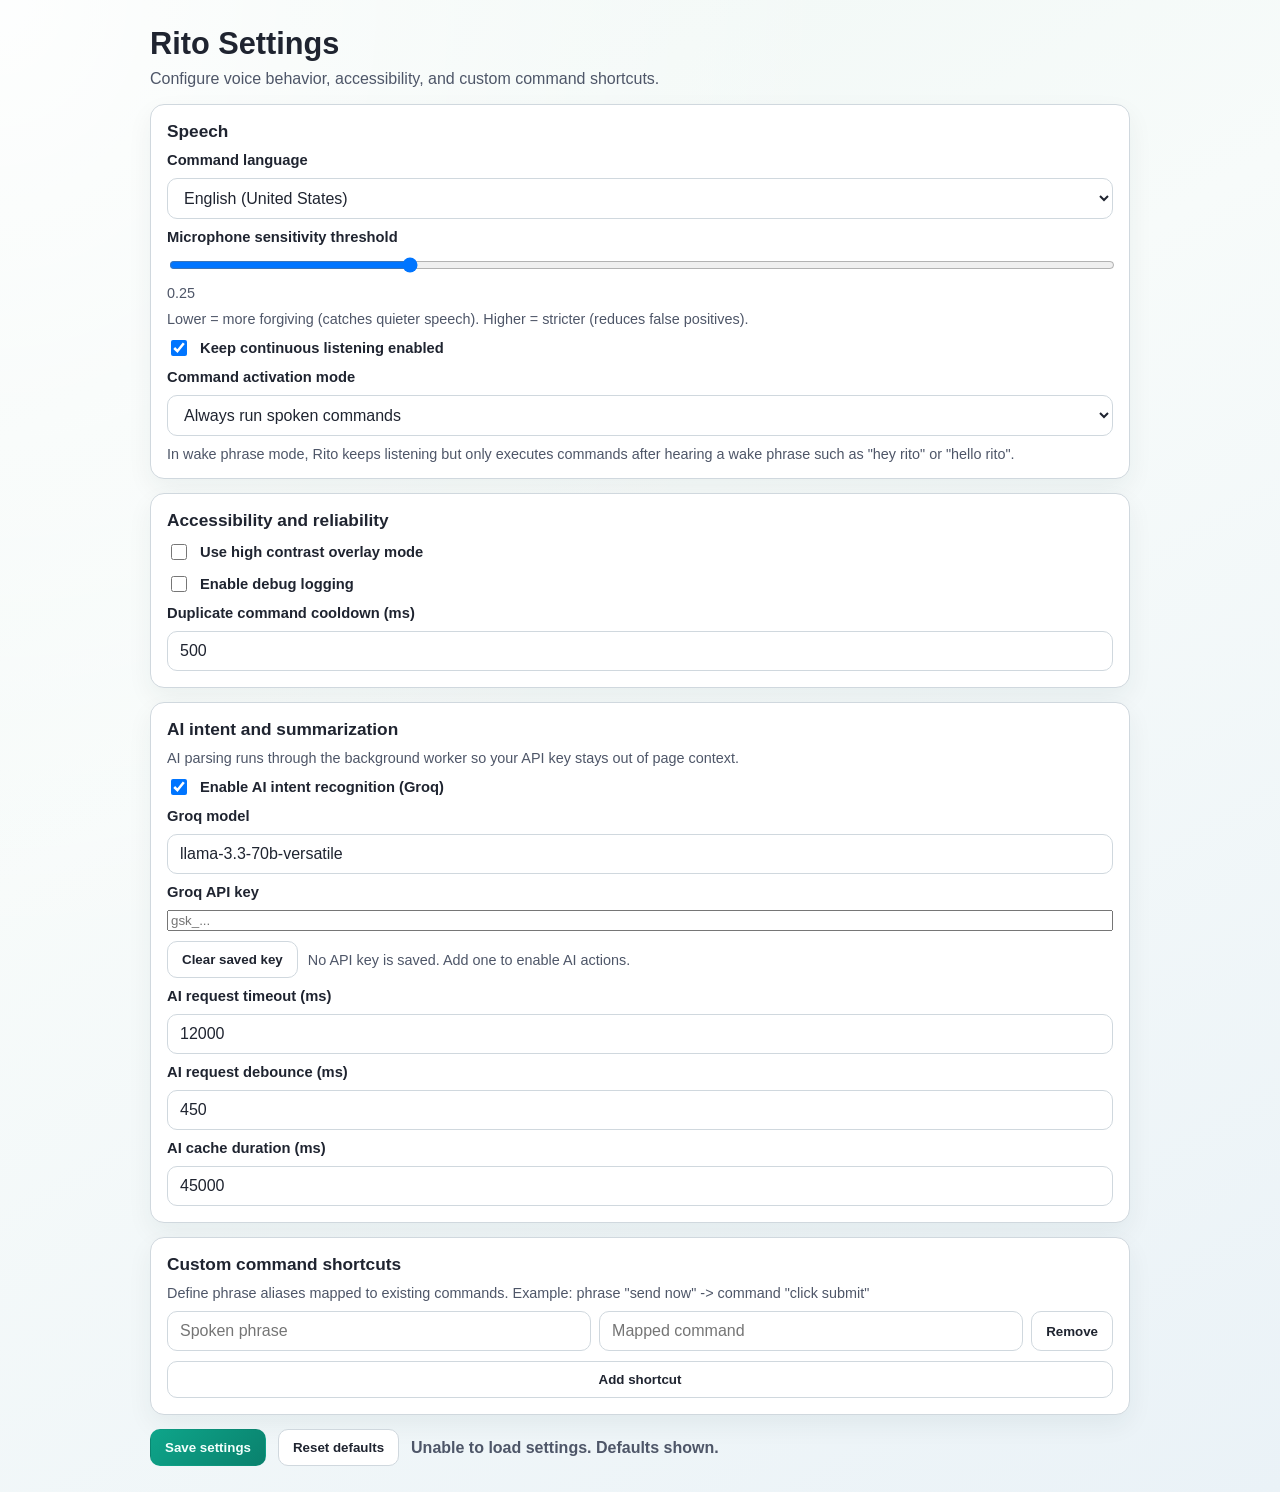
<file: options/options.html>
<!doctype html>
<html lang="en">
  <head>
    <meta charset="utf-8" />
    <meta name="viewport" content="width=device-width, initial-scale=1" />
    <title>Rito Settings</title>
    <link rel="stylesheet" href="options.css" />
  </head>

  <body>
    <main class="layout">
      <header class="hero">
        <h1>Rito Settings</h1>
        <p>
          Configure voice behavior, accessibility, and custom command shortcuts.
        </p>
      </header>

      <form id="settingsForm" class="settings-form">
        <section class="card">
          <h2>Speech</h2>

          <label for="commandLanguage">Command language</label>
          <select id="commandLanguage" name="commandLanguage">
            <option value="en-US">English (United States)</option>
            <option value="en-GB">English (United Kingdom)</option>
            <option value="fr-FR">French (France)</option>
            <option value="pt-BR">Portuguese (Brazil)</option>
            <option value="es-ES">Spanish (Spain)</option>
            <option value="de-DE">German (Germany)</option>
          </select>

          <label for="microphoneSensitivity"
            >Microphone sensitivity threshold</label
          >
          <input
            id="microphoneSensitivity"
            name="microphoneSensitivity"
            type="range"
            min="0"
            max="1"
            step="0.05"
          />
          <output
            id="microphoneSensitivityValue"
            for="microphoneSensitivity"
          ></output>
          <p class="help">
            Lower = more forgiving (catches quieter speech). Higher = stricter
            (reduces false positives).
          </p>

          <label class="switch-row">
            <input
              id="continuousListening"
              name="continuousListening"
              type="checkbox"
            />
            <span>Keep continuous listening enabled</span>
          </label>

          <label for="commandActivationMode">Command activation mode</label>
          <select id="commandActivationMode" name="commandActivationMode">
            <option value="always">Always run spoken commands</option>
            <option value="wake_phrase">
              Wake phrase only (say "hey rito" or "hello rito" first)
            </option>
          </select>

          <p class="help">
            In wake phrase mode, Rito keeps listening but only executes commands
            after hearing a wake phrase such as "hey rito" or "hello rito".
          </p>

          <!-- <label for="hotword">Custom wake phrase (optional)</label>
        <input
          id="hotword"
          name="hotword"
          type="text"
          maxlength="40"
          placeholder="Example: Hey Rito"
        /> -->
        </section>

        <section class="card">
          <h2>Accessibility and reliability</h2>

          <label class="switch-row">
            <input id="highContrast" name="highContrast" type="checkbox" />
            <span>Use high contrast overlay mode</span>
          </label>

          <label class="switch-row">
            <input id="debugMode" name="debugMode" type="checkbox" />
            <span>Enable debug logging</span>
          </label>

          <label for="commandCooldownMs">Duplicate command cooldown (ms)</label>
          <input
            id="commandCooldownMs"
            name="commandCooldownMs"
            type="number"
            min="150"
            max="3000"
            step="50"
          />
        </section>

        <section class="card">
          <h2>AI intent and summarization</h2>
          <p class="help">
            AI parsing runs through the background worker so your API key stays
            out of page context.
          </p>

          <label class="switch-row">
            <input
              id="aiIntentEnabled"
              name="aiIntentEnabled"
              type="checkbox"
            />
            <span>Enable AI intent recognition (Groq)</span>
          </label>

          <label for="aiModel">Groq model</label>
          <input
            id="aiModel"
            name="aiModel"
            type="text"
            placeholder="llama-3.3-70b-versatile"
          />

          <label for="aiApiKey">Groq API key</label>
          <input
            id="aiApiKey"
            name="aiApiKey"
            type="password"
            autocomplete="off"
            spellcheck="false"
            placeholder="gsk_..."
          />

          <div class="inline-actions">
            <button id="clearApiKeyBtn" type="button" class="ghost-btn">
              Clear saved key
            </button>
            <span id="apiKeyState" class="help"></span>
          </div>

          <label for="aiTimeoutMs">AI request timeout (ms)</label>
          <input
            id="aiTimeoutMs"
            name="aiTimeoutMs"
            type="number"
            min="3000"
            max="60000"
            step="500"
          />

          <label for="aiRequestDebounceMs">AI request debounce (ms)</label>
          <input
            id="aiRequestDebounceMs"
            name="aiRequestDebounceMs"
            type="number"
            min="100"
            max="2500"
            step="50"
          />

          <label for="aiCacheTtlMs">AI cache duration (ms)</label>
          <input
            id="aiCacheTtlMs"
            name="aiCacheTtlMs"
            type="number"
            min="1000"
            max="300000"
            step="500"
          />
        </section>

        <section class="card">
          <h2>Custom command shortcuts</h2>
          <p class="help">
            Define phrase aliases mapped to existing commands. Example: phrase
            "send now" -> command "click submit"
          </p>
          <div id="customCommandsList" class="command-list"></div>
          <button id="addShortcutBtn" type="button" class="ghost-btn">
            Add shortcut
          </button>
        </section>

        <section class="actions">
          <button type="submit" class="primary-btn">Save settings</button>
          <button id="resetBtn" type="button" class="ghost-btn">
            Reset defaults
          </button>
          <span id="saveStatus" role="status" aria-live="polite"></span>
        </section>
      </form>
    </main>

    <script src="../src/shared/constants.js"></script>
    <script src="options.js"></script>
  </body>
</html>
</file>
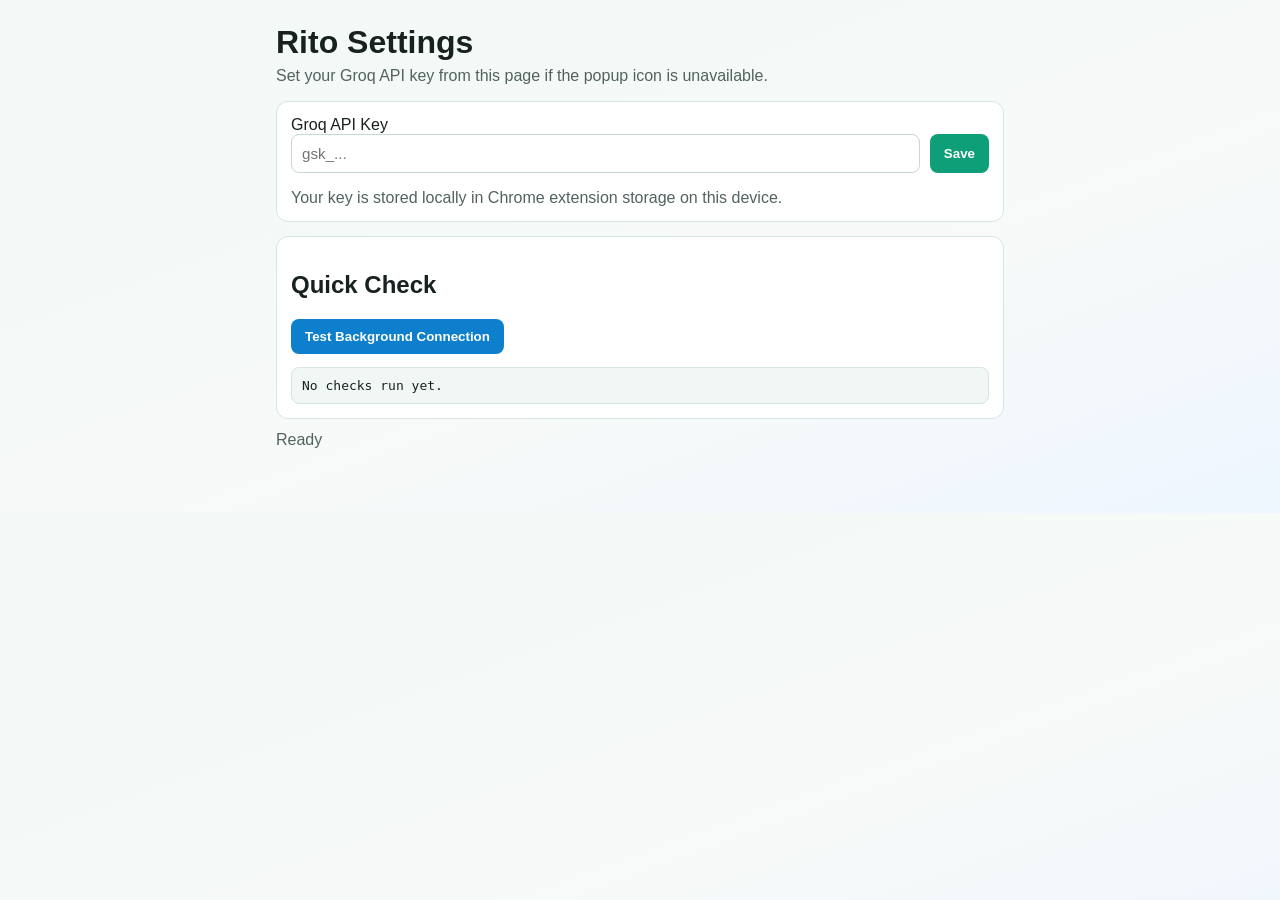
<file: rito-extension/options.html>
<!doctype html>
<html lang="en">
  <head>
    <meta charset="UTF-8" />
    <meta name="viewport" content="width=device-width, initial-scale=1.0" />
    <title>Rito Settings</title>
    <link rel="stylesheet" href="options.css" />
  </head>
  <body>
    <main class="wrap">
      <h1>Rito Settings</h1>
      <p class="subtitle">
        Set your Groq API key from this page if the popup icon is unavailable.
      </p>

      <section class="panel">
        <label for="apiKey">Groq API Key</label>
        <div class="row">
          <input
            id="apiKey"
            type="password"
            placeholder="gsk_..."
            autocomplete="off"
          />
          <button id="saveBtn">Save</button>
        </div>
        <p class="hint">
          Your key is stored locally in Chrome extension storage on this device.
        </p>
      </section>

      <section class="panel">
        <h2>Quick Check</h2>
        <button id="testBtn" class="secondary">
          Test Background Connection
        </button>
        <pre id="result">No checks run yet.</pre>
      </section>

      <p id="status">Ready</p>
    </main>

    <script src="options.js"></script>
  </body>
</html>
</file>
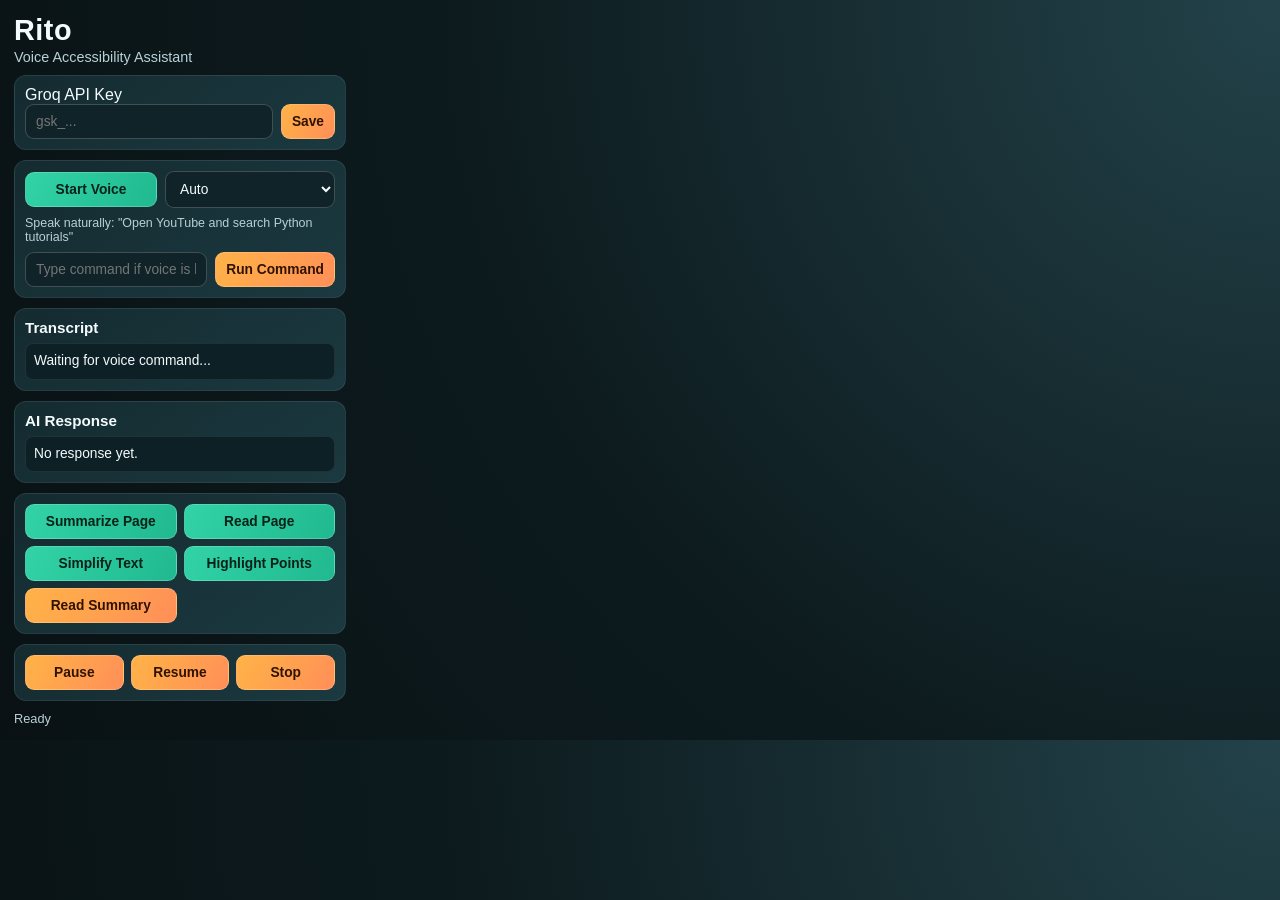
<file: rito-extension/popup.html>
<!doctype html>
<html lang="en">
  <head>
    <meta charset="UTF-8" />
    <meta name="viewport" content="width=device-width, initial-scale=1.0" />
    <title>Rito</title>
    <link rel="stylesheet" href="popup.css" />
  </head>
  <body>
    <main class="app">
      <header class="hero">
        <h1>Rito</h1>
        <p>Voice Accessibility Assistant</p>
      </header>

      <section class="panel key-panel">
        <label for="apiKey">Groq API Key</label>
        <div class="row">
          <input id="apiKey" type="password" placeholder="gsk_..." />
          <button id="saveKeyBtn" class="secondary">Save</button>
        </div>
      </section>

      <section class="panel voice-panel">
        <div class="row">
          <button id="micBtn" class="mic-btn" aria-label="Start voice command">
            Start Voice
          </button>
          <select id="voiceLang" title="Voice language">
            <option value="auto" selected>Auto</option>
            <option value="en-US">English</option>
            <option value="ts-ZA">Xitsonga</option>
            <option value="zu-ZA">Zulu</option>
            <option value="nso-ZA">Sepedi</option>
          </select>
        </div>
        <p class="hint">
          Speak naturally: "Open YouTube and search Python tutorials"
        </p>
        <div class="row manual-row">
          <input
            id="manualCommand"
            type="text"
            placeholder="Type command if voice is blocked"
          />
          <button id="runCommandBtn" class="secondary">Run Command</button>
        </div>
      </section>

      <section class="panel">
        <h2>Transcript</h2>
        <div id="transcript" class="output">Waiting for voice command...</div>
      </section>

      <section class="panel">
        <h2>AI Response</h2>
        <div id="aiResponse" class="output">No response yet.</div>
      </section>

      <section class="panel action-grid">
        <button id="summarizeBtn">Summarize Page</button>
        <button id="readBtn">Read Page</button>
        <button id="simplifyBtn">Simplify Text</button>
        <button id="highlightBtn">Highlight Points</button>
        <button id="readSummaryBtn" class="secondary">Read Summary</button>
      </section>

      <section class="panel action-grid compact">
        <button id="pauseBtn" class="secondary">Pause</button>
        <button id="resumeBtn" class="secondary">Resume</button>
        <button id="stopBtn" class="secondary">Stop</button>
      </section>

      <footer>
        <span id="status">Ready</span>
      </footer>
    </main>

    <script type="module" src="popup.js"></script>
  </body>
</html>
</file>
<file: options/options.css>
:root {
  --ink: #1f2430;
  --muted: #4e5668;
  --bg: #f8faf9;
  --card: #ffffff;
  --accent: #0ea58a;
  --accent-strong: #0a816d;
  --stroke: #d0d8de;
}

* {
  box-sizing: border-box;
}

body {
  margin: 0;
  min-height: 100vh;
  background:
    radial-gradient(
      120% 120% at 0% 0%,
      rgba(255, 255, 255, 0.9),
      transparent 55%
    ),
    linear-gradient(150deg, #eff7f4 0%, #f7fbfa 40%, #eaf2f7 100%);
  color: var(--ink);
  font-family: "Segoe UI Variable", "Aptos", "Trebuchet MS", sans-serif;
}

.layout {
  width: min(980px, 92vw);
  margin: 26px auto;
  display: grid;
  gap: 16px;
}

.hero h1 {
  margin: 0;
  font-size: clamp(1.5rem, 2.4vw, 2rem);
}

.hero p {
  margin: 8px 0 0;
  color: var(--muted);
}

.settings-form {
  display: grid;
  gap: 14px;
}

.card {
  background: var(--card);
  border: 1px solid var(--stroke);
  border-radius: 14px;
  padding: 16px;
  display: grid;
  gap: 10px;
  box-shadow: 0 10px 26px rgba(25, 45, 53, 0.06);
}

.card h2 {
  margin: 0;
  font-size: 1.08rem;
}

label {
  font-weight: 700;
  font-size: 0.92rem;
}

input[type="text"],
input[type="number"],
select {
  width: 100%;
  border: 1px solid var(--stroke);
  border-radius: 10px;
  padding: 10px 12px;
  font: inherit;
  color: inherit;
  background: #fff;
}

input[type="range"] {
  width: 100%;
}

output {
  color: var(--muted);
  font-size: 0.9rem;
}

.switch-row {
  display: flex;
  align-items: center;
  gap: 10px;
  font-weight: 600;
}

.switch-row input {
  width: 16px;
  height: 16px;
}

.help {
  margin: 0;
  color: var(--muted);
  font-size: 0.9rem;
}

.inline-actions {
  display: flex;
  align-items: center;
  gap: 10px;
  flex-wrap: wrap;
}

.inline-actions .help {
  flex: 1 1 240px;
}

.command-list {
  display: grid;
  gap: 8px;
}

.command-row {
  display: grid;
  grid-template-columns: 1fr 1fr auto;
  gap: 8px;
}

.actions {
  display: flex;
  align-items: center;
  gap: 12px;
  flex-wrap: wrap;
}

.primary-btn,
.ghost-btn {
  border-radius: 10px;
  padding: 10px 14px;
  font-weight: 700;
  cursor: pointer;
  transition:
    transform 130ms ease,
    box-shadow 130ms ease;
}

.primary-btn {
  border: 1px solid transparent;
  color: #f2fffc;
  background: linear-gradient(135deg, var(--accent), var(--accent-strong));
}

.ghost-btn {
  border: 1px solid var(--stroke);
  color: var(--ink);
  background: #ffffff;
}

.primary-btn:hover,
.ghost-btn:hover,
.primary-btn:focus-visible,
.ghost-btn:focus-visible {
  transform: translateY(-1px);
  box-shadow: 0 8px 20px rgba(11, 109, 92, 0.16);
  outline: none;
}

#saveStatus {
  color: var(--muted);
  font-weight: 700;
}

@media (max-width: 700px) {
  .command-row {
    grid-template-columns: 1fr;
  }
}
</file>
<file: rito-extension/options.css>
:root {
  --bg: #f7faf8;
  --panel: #ffffff;
  --text: #172220;
  --muted: #516260;
  --accent: #0f9f78;
  --accent-2: #0d7fcc;
  --border: #d6e6e1;
}

* {
  box-sizing: border-box;
}

body {
  margin: 0;
  font-family: "Trebuchet MS", "Segoe UI", sans-serif;
  background: linear-gradient(160deg, #f2f9f6 0%, var(--bg) 60%, #eef6ff 100%);
  color: var(--text);
}

.wrap {
  max-width: 760px;
  margin: 24px auto;
  padding: 0 16px 24px;
}

h1 {
  margin: 0;
}

.subtitle {
  margin-top: 6px;
  color: var(--muted);
}

.panel {
  background: var(--panel);
  border: 1px solid var(--border);
  border-radius: 12px;
  padding: 14px;
  margin-top: 14px;
}

.row {
  display: flex;
  gap: 10px;
}

input {
  flex: 1;
  padding: 10px;
  border-radius: 8px;
  border: 1px solid #c5d8d2;
  font-size: 0.95rem;
}

button {
  padding: 10px 14px;
  border: 0;
  border-radius: 8px;
  color: white;
  background: var(--accent);
  font-weight: 700;
  cursor: pointer;
}

button.secondary {
  background: var(--accent-2);
}

.hint {
  color: var(--muted);
  margin-bottom: 0;
}

pre {
  white-space: pre-wrap;
  background: #f1f7f5;
  border: 1px solid var(--border);
  border-radius: 8px;
  padding: 10px;
  margin-bottom: 0;
}

#status {
  margin-top: 12px;
  color: var(--muted);
}
</file>
<file: rito-extension/popup.css>
:root {
  --bg: #0d1b1e;
  --panel: #142b30;
  --panel-soft: #1b3940;
  --text: #f4fbfc;
  --muted: #b8d0d6;
  --accent: #32d3a7;
  --accent-2: #ffb347;
  --danger: #ff7c7c;
}

* {
  box-sizing: border-box;
}

body {
  margin: 0;
  width: 360px;
  min-height: 560px;
  color: var(--text);
  font-family: "Trebuchet MS", "Segoe UI", sans-serif;
  background: radial-gradient(
    circle at top right,
    #23424a 0%,
    var(--bg) 55%,
    #091114 100%
  );
}

.app {
  padding: 14px;
}

.hero h1 {
  margin: 0;
  font-size: 1.8rem;
  letter-spacing: 0.5px;
}

.hero p {
  margin: 2px 0 10px;
  color: var(--muted);
  font-size: 0.9rem;
}

.panel {
  background: linear-gradient(145deg, var(--panel) 0%, var(--panel-soft) 100%);
  border: 1px solid rgba(255, 255, 255, 0.08);
  border-radius: 12px;
  padding: 10px;
  margin-bottom: 10px;
}

.row {
  display: flex;
  gap: 8px;
  align-items: center;
}

input,
select,
button {
  border-radius: 9px;
  border: 1px solid rgba(255, 255, 255, 0.2);
  padding: 9px 10px;
  font-size: 0.86rem;
}

input,
select {
  flex: 1;
  color: var(--text);
  background: #0f2328;
}

button {
  background: linear-gradient(120deg, var(--accent), #21b98f);
  color: #072119;
  font-weight: 700;
  cursor: pointer;
  transition:
    transform 0.15s ease,
    filter 0.15s ease;
}

button:hover {
  transform: translateY(-1px);
  filter: brightness(1.06);
}

button.secondary {
  background: linear-gradient(120deg, var(--accent-2), #ff8f58);
  color: #2f1300;
}

.mic-btn {
  min-width: 132px;
}

.hint {
  margin: 8px 0 0;
  color: var(--muted);
  font-size: 0.78rem;
}

.manual-row {
  margin-top: 8px;
}

.manual-row input {
  min-width: 0;
}

h2 {
  margin: 0 0 7px;
  font-size: 0.95rem;
}

.output {
  max-height: 100px;
  overflow: auto;
  line-height: 1.35;
  font-size: 0.86rem;
  background: #0d2025;
  padding: 8px;
  border-radius: 8px;
  border: 1px solid rgba(255, 255, 255, 0.08);
}

.action-grid {
  display: grid;
  gap: 7px;
  grid-template-columns: repeat(2, minmax(0, 1fr));
}

.action-grid.compact {
  grid-template-columns: repeat(3, minmax(0, 1fr));
}

footer {
  display: flex;
  justify-content: space-between;
  align-items: center;
  color: var(--muted);
  font-size: 0.8rem;
}

#status.error {
  color: var(--danger);
}

#status.success {
  color: var(--accent);
}
</file>
